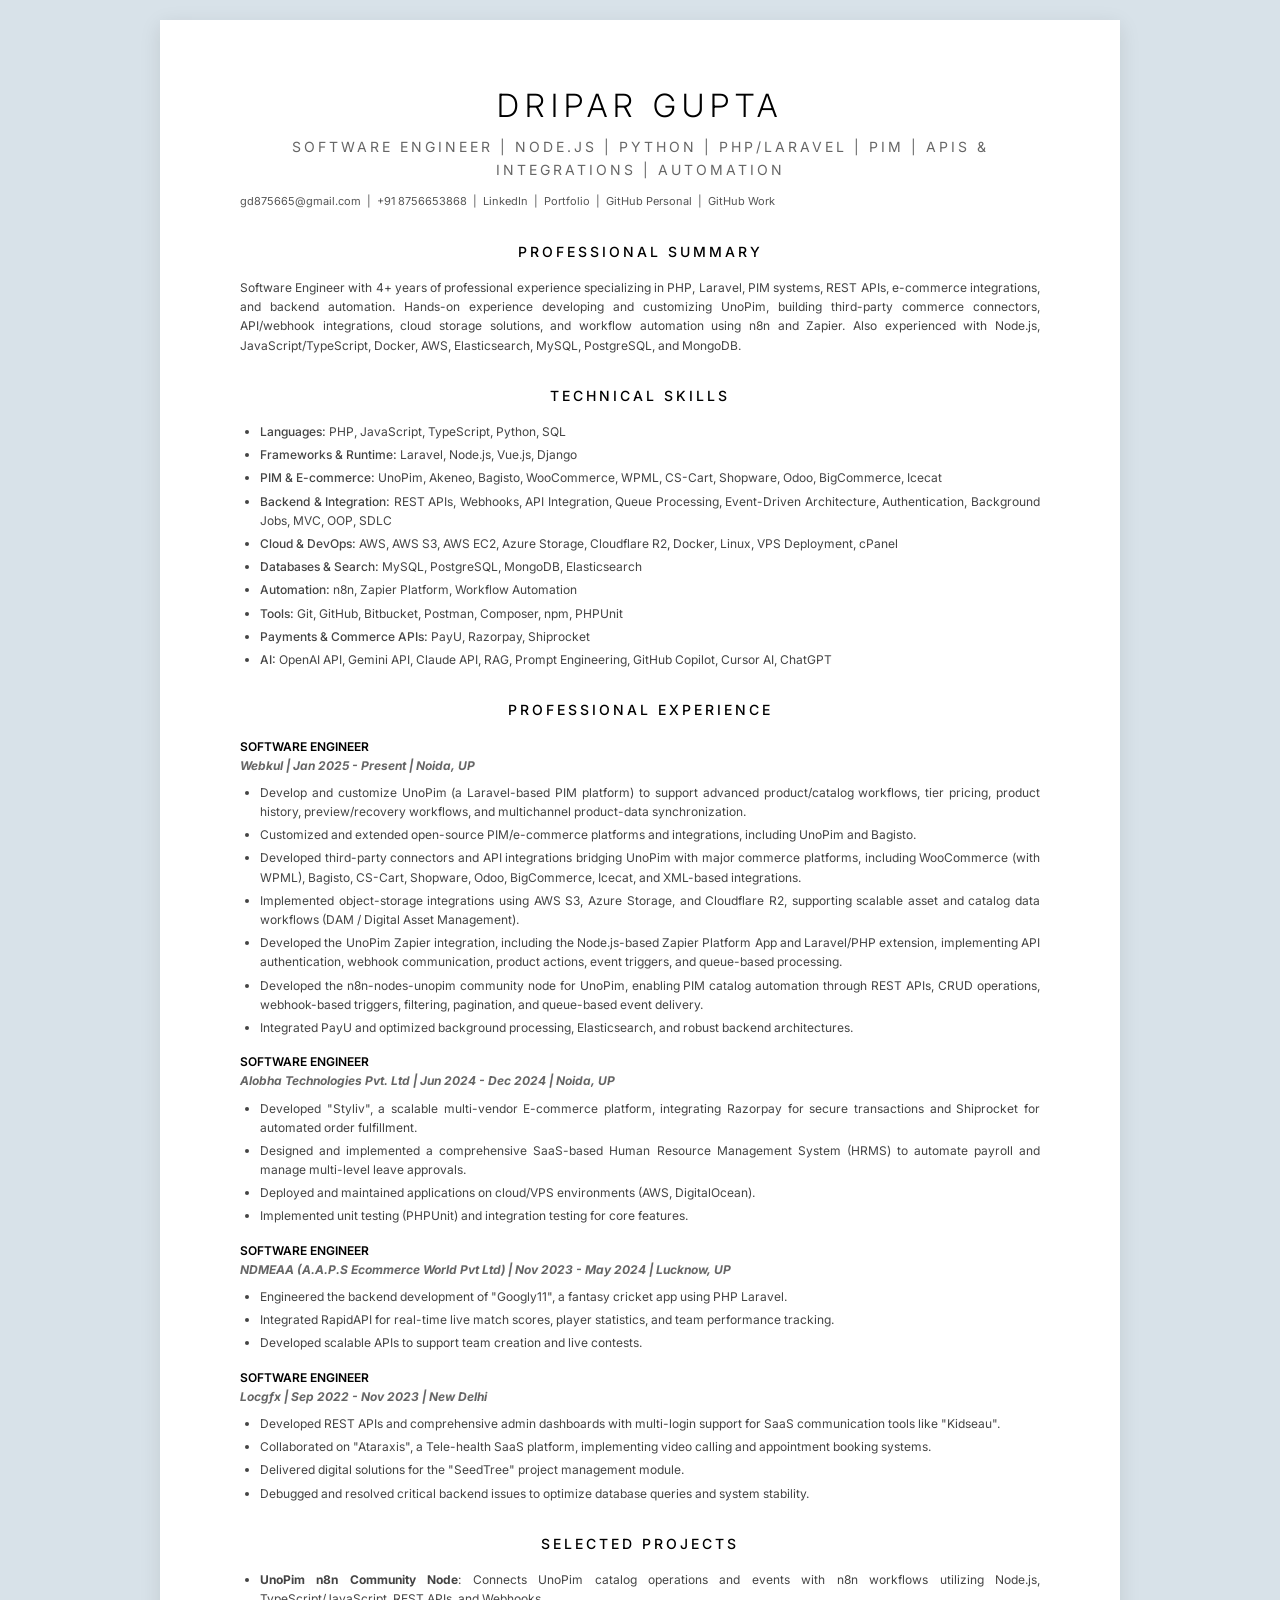
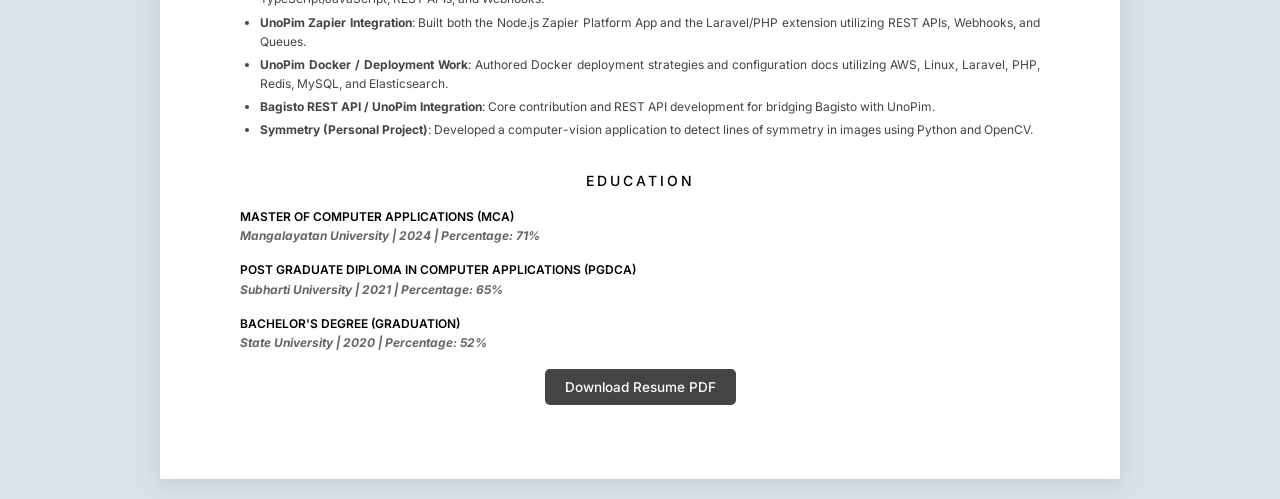
<file: resume.html>
<!DOCTYPE html>
<html lang="en">

<head>
  <meta charset="UTF-8">
  <meta name="viewport" content="width=device-width, initial-scale=1.0">
  <meta name="description" content="Resume of Dripar Gupta">
  <title>Resume - Dripar Gupta</title>

  <!-- Google Fonts -->
  <link href="https://fonts.googleapis.com/css2?family=Poppins:wght@300;400;500;600;700&amp;display=swap"
    rel="stylesheet">
  <!-- Font Awesome -->

  <!-- AOS Animation Library -->


  <style>
    @import url('https://fonts.googleapis.com/css2?family=Inter:wght@300;400;500;600&display=swap');

    :root {
      --text-color: #333;
      --heading-color: #000;
      --bg-color: #d8e2e9;
      --paper-color: #fff;
      --divider-color: #ccc;
    }

    body {
      font-family: 'Inter', sans-serif;
      color: var(--text-color);
      background: var(--bg-color);
      line-height: 1.6;
      margin: 0;
      padding: 20px 0;
      font-size: 13.5px;
    }

    .container {
      max-width: 800px;
      margin: 0 auto;
      background: var(--paper-color);
      padding: 60px 80px;
      box-shadow: 0 5px 20px rgba(0, 0, 0, 0.1);
    }

    /* Typography */
    h1,
    h2,
    h3,
    h4,
    p {
      margin: 0;
    }

    header {
      text-align: center;
      margin-bottom: 30px;
    }

    header h1 {
      font-weight: 300;
      font-size: 32px;
      letter-spacing: 6px;
      text-transform: uppercase;
      color: var(--heading-color);
      margin-bottom: 5px;
    }

    header .title {
      font-size: 14px;
      letter-spacing: 3px;
      text-transform: uppercase;
      color: #666;
      margin-bottom: 12px;
    }

    header .contact-info {
      font-size: 11px;
      color: #555;
    }

    header .contact-info a {
      color: #555;
      text-decoration: none;
    }

    section {
      margin-bottom: 25px;
    }

    section h2 {
      text-align: center;
      text-transform: uppercase;
      letter-spacing: 3px;
      font-weight: 500;
      font-size: 14px;
      color: var(--heading-color);
      margin: 30px 0 15px 0;
    }

    /* Experience & Education & Projects */
    .item-title {
      font-size: 12px;
      font-weight: 600;
      text-transform: uppercase;
      color: var(--heading-color);
      margin-top: 15px;
    }

    .item-meta {
      font-size: 12px;
      font-style: italic;
      color: #666;
      margin-bottom: 8px;
    }

    ul {
      padding-left: 20px;
      margin: 5px 0 15px 0;
    }

    li {
      margin-bottom: 4px;
    }

    /* Skills & other text sections */
    p,
    li {
      font-size: 12px;
      color: #444;
      text-align: justify;
    }

    .skill-line {
      text-align: center;
      margin-bottom: 15px;
      line-height: 2;
    }

    /* Utilities */
    .no-print {
      text-align: center;
      margin: 20px 0;
    }

    .btn {
      background: #444 !important;
      color: #fff !important;
      padding: 10px 20px;
      border-radius: 4px;
      text-decoration: none;
      font-weight: 500;
      font-family: inherit;
      box-shadow: none !important;
    }

    .btn:hover {
      background: #000 !important;
    }

    @media screen and (max-width: 768px) {
      .container {
        padding: 30px;
        margin: 0;
        width: 100%;
        box-sizing: border-box;
      }
    }

    @media print {
      body {
        background: #fff;
        padding: 0;
        -webkit-print-color-adjust: exact;
      }

      .container {
        box-shadow: none;
        padding: 0;
        max-width: 100%;
      }

      .no-print {
        display: none !important;
      }
    }
  </style>

  <!-- Add viewport meta tag if not present -->
  <meta name="viewport" content="width=device-width, initial-scale=1.0, maximum-scale=1.0, user-scalable=no">
</head>

<body>
  <div class="container">
    <header>
      <h1>DRIPAR GUPTA</h1>
      <h2 class="title" style="font-size: 14px; letter-spacing: 3px; text-transform: uppercase; color: #666; margin-bottom: 12px; font-weight: 400;">Software Engineer | Node.js | Python | PHP/Laravel | PIM | APIs &amp; Integrations | Automation</h2>
      <p class="contact-info" style="font-size: 11px; color: #555;">
        <a href="mailto:gd875665@gmail.com" style="color: #555; text-decoration: none;">gd875665@gmail.com</a> &nbsp;|&nbsp; +91 8756653868 &nbsp;|&nbsp; 
        <a href="https://linkedin.com/in/dripar" style="color: #555; text-decoration: none;">LinkedIn</a> &nbsp;|&nbsp; 
        <a href="https://dripar.github.io/Dripar/" style="color: #555; text-decoration: none;">Portfolio</a> &nbsp;|&nbsp;
        <a href="https://github.com/Dripar" style="color: #555; text-decoration: none;">GitHub Personal</a> &nbsp;|&nbsp;
        <a href="https://github.com/dripar-webkul" style="color: #555; text-decoration: none;">GitHub Work</a>
      </p>
    </header>

    <section id="professional-summary">
      <h2>Professional Summary</h2>
      <p>
        Software Engineer with 4+ years of professional experience specializing in PHP, Laravel, PIM systems, REST APIs, e-commerce integrations, and backend automation. Hands-on experience developing and customizing UnoPim, building third-party commerce connectors, API/webhook integrations, cloud storage solutions, and workflow automation using n8n and Zapier. Also experienced with Node.js, JavaScript/TypeScript, Docker, AWS, Elasticsearch, MySQL, PostgreSQL, and MongoDB.
      </p>
    </section>

    <section id="technical-skills">
      <h2>Technical Skills</h2>
      <ul>
        <li><strong style="font-weight: 500;">Languages:</strong> PHP, JavaScript, TypeScript, Python, SQL</li>
        <li><strong style="font-weight: 500;">Frameworks &amp; Runtime:</strong> Laravel, Node.js, Vue.js, Django</li>
        <li><strong style="font-weight: 500;">PIM &amp; E-commerce:</strong> UnoPim, Akeneo, Bagisto, WooCommerce, WPML, CS-Cart, Shopware, Odoo, BigCommerce, Icecat</li>
        <li><strong style="font-weight: 500;">Backend &amp; Integration:</strong> REST APIs, Webhooks, API Integration, Queue Processing, Event-Driven Architecture, Authentication, Background Jobs, MVC, OOP, SDLC</li>
        <li><strong style="font-weight: 500;">Cloud &amp; DevOps:</strong> AWS, AWS S3, AWS EC2, Azure Storage, Cloudflare R2, Docker, Linux, VPS Deployment, cPanel</li>
        <li><strong style="font-weight: 500;">Databases &amp; Search:</strong> MySQL, PostgreSQL, MongoDB, Elasticsearch</li>
        <li><strong style="font-weight: 500;">Automation:</strong> n8n, Zapier Platform, Workflow Automation</li>
        <li><strong style="font-weight: 500;">Tools:</strong> Git, GitHub, Bitbucket, Postman, Composer, npm, PHPUnit</li>
        <li><strong style="font-weight: 500;">Payments &amp; Commerce APIs:</strong> PayU, Razorpay, Shiprocket</li>
        <li><strong style="font-weight: 500;">AI:</strong> OpenAI API, Gemini API, Claude API, RAG, Prompt Engineering, GitHub Copilot, Cursor AI, ChatGPT</li>
      </ul>
    </section>

    <section id="work-experience">
      <h2>Professional Experience</h2>

      <h3 class="item-title">Software Engineer</h3>
      <h4 class="item-meta">Webkul | Jan 2025 - Present | Noida, UP</h4>
      <ul>
        <li>Develop and customize UnoPim (a Laravel-based PIM platform) to support advanced product/catalog workflows, tier pricing, product history, preview/recovery workflows, and multichannel product-data synchronization.</li>
        <li>Customized and extended open-source PIM/e-commerce platforms and integrations, including UnoPim and Bagisto.</li>
        <li>Developed third-party connectors and API integrations bridging UnoPim with major commerce platforms, including WooCommerce (with WPML), Bagisto, CS-Cart, Shopware, Odoo, BigCommerce, Icecat, and XML-based integrations.</li>
        <li>Implemented object-storage integrations using AWS S3, Azure Storage, and Cloudflare R2, supporting scalable asset and catalog data workflows (DAM / Digital Asset Management).</li>
        <li>Developed the UnoPim Zapier integration, including the Node.js-based Zapier Platform App and Laravel/PHP extension, implementing API authentication, webhook communication, product actions, event triggers, and queue-based processing.</li>
        <li>Developed the n8n-nodes-unopim community node for UnoPim, enabling PIM catalog automation through REST APIs, CRUD operations, webhook-based triggers, filtering, pagination, and queue-based event delivery.</li>
        <li>Integrated PayU and optimized background processing, Elasticsearch, and robust backend architectures.</li>
      </ul>

      <h3 class="item-title">Software Engineer</h3>
      <h4 class="item-meta">Alobha Technologies Pvt. Ltd | Jun 2024 - Dec 2024 | Noida, UP</h4>
      <ul>
        <li>Developed "Styliv", a scalable multi-vendor E-commerce platform, integrating Razorpay for secure transactions and Shiprocket for automated order fulfillment.</li>
        <li>Designed and implemented a comprehensive SaaS-based Human Resource Management System (HRMS) to automate payroll and manage multi-level leave approvals.</li>
        <li>Deployed and maintained applications on cloud/VPS environments (AWS, DigitalOcean).</li>
        <li>Implemented unit testing (PHPUnit) and integration testing for core features.</li>
      </ul>

      <h3 class="item-title">Software Engineer</h3>
      <h4 class="item-meta">NDMEAA (A.A.P.S Ecommerce World Pvt Ltd) | Nov 2023 - May 2024 | Lucknow, UP</h4>
      <ul>
        <li>Engineered the backend development of "Googly11", a fantasy cricket app using PHP Laravel.</li>
        <li>Integrated RapidAPI for real-time live match scores, player statistics, and team performance tracking.</li>
        <li>Developed scalable APIs to support team creation and live contests.</li>
      </ul>

      <h3 class="item-title">Software Engineer</h3>
      <h4 class="item-meta">Locgfx | Sep 2022 - Nov 2023 | New Delhi</h4>
      <ul>
        <li>Developed REST APIs and comprehensive admin dashboards with multi-login support for SaaS communication tools like "Kidseau".</li>
        <li>Collaborated on "Ataraxis", a Tele-health SaaS platform, implementing video calling and appointment booking systems.</li>
        <li>Delivered digital solutions for the "SeedTree" project management module.</li>
        <li>Debugged and resolved critical backend issues to optimize database queries and system stability.</li>
      </ul>
    </section>

    <section id="projects">
      <h2>Selected Projects</h2>
      <ul>
        <li>
          <strong>UnoPim n8n Community Node</strong>: Connects UnoPim catalog operations and events with n8n workflows utilizing Node.js, TypeScript/JavaScript, REST APIs, and Webhooks.
        </li>
        <li>
          <strong>UnoPim Zapier Integration</strong>: Built both the Node.js Zapier Platform App and the Laravel/PHP extension utilizing REST APIs, Webhooks, and Queues.
        </li>
        <li>
          <strong>UnoPim Docker / Deployment Work</strong>: Authored Docker deployment strategies and configuration docs utilizing AWS, Linux, Laravel, PHP, Redis, MySQL, and Elasticsearch.
        </li>
        <li>
          <strong>Bagisto REST API / UnoPim Integration</strong>: Core contribution and REST API development for bridging Bagisto with UnoPim.
        </li>
        <li>
          <strong>Symmetry (Personal Project)</strong>: Developed a computer-vision application to detect lines of symmetry in images using Python and OpenCV.
        </li>
      </ul>
    </section>

    <section id="education">
      <h2>Education</h2>
      <h3 class="item-title">Master of Computer Applications (MCA)</h3>
      <h4 class="item-meta">Mangalayatan University | 2024 | Percentage: 71%</h4>
      
      <h3 class="item-title">Post Graduate Diploma in Computer Applications (PGDCA)</h3>
      <h4 class="item-meta">Subharti University | 2021 | Percentage: 65%</h4>
      
      <h3 class="item-title">Bachelor's Degree (Graduation)</h3>
      <h4 class="item-meta">State University | 2020 | Percentage: 52%</h4>
    </section>
    <!-- PDF Download Button -->
    <div class="no-print" style="text-align: center; margin: 20px 0;">
      <a href="assets/Dripar_Gupta_Resume.pdf" download="Dripar_Gupta_Resume.pdf" class="btn" id="download-pdf-btn" style="padding: 10px 20px; background: #333; color: #fff; text-decoration: none; border-radius: 5px;">
        Download Resume PDF
      </a>
    </div>
  </div>
</body>

</html>
</file>
